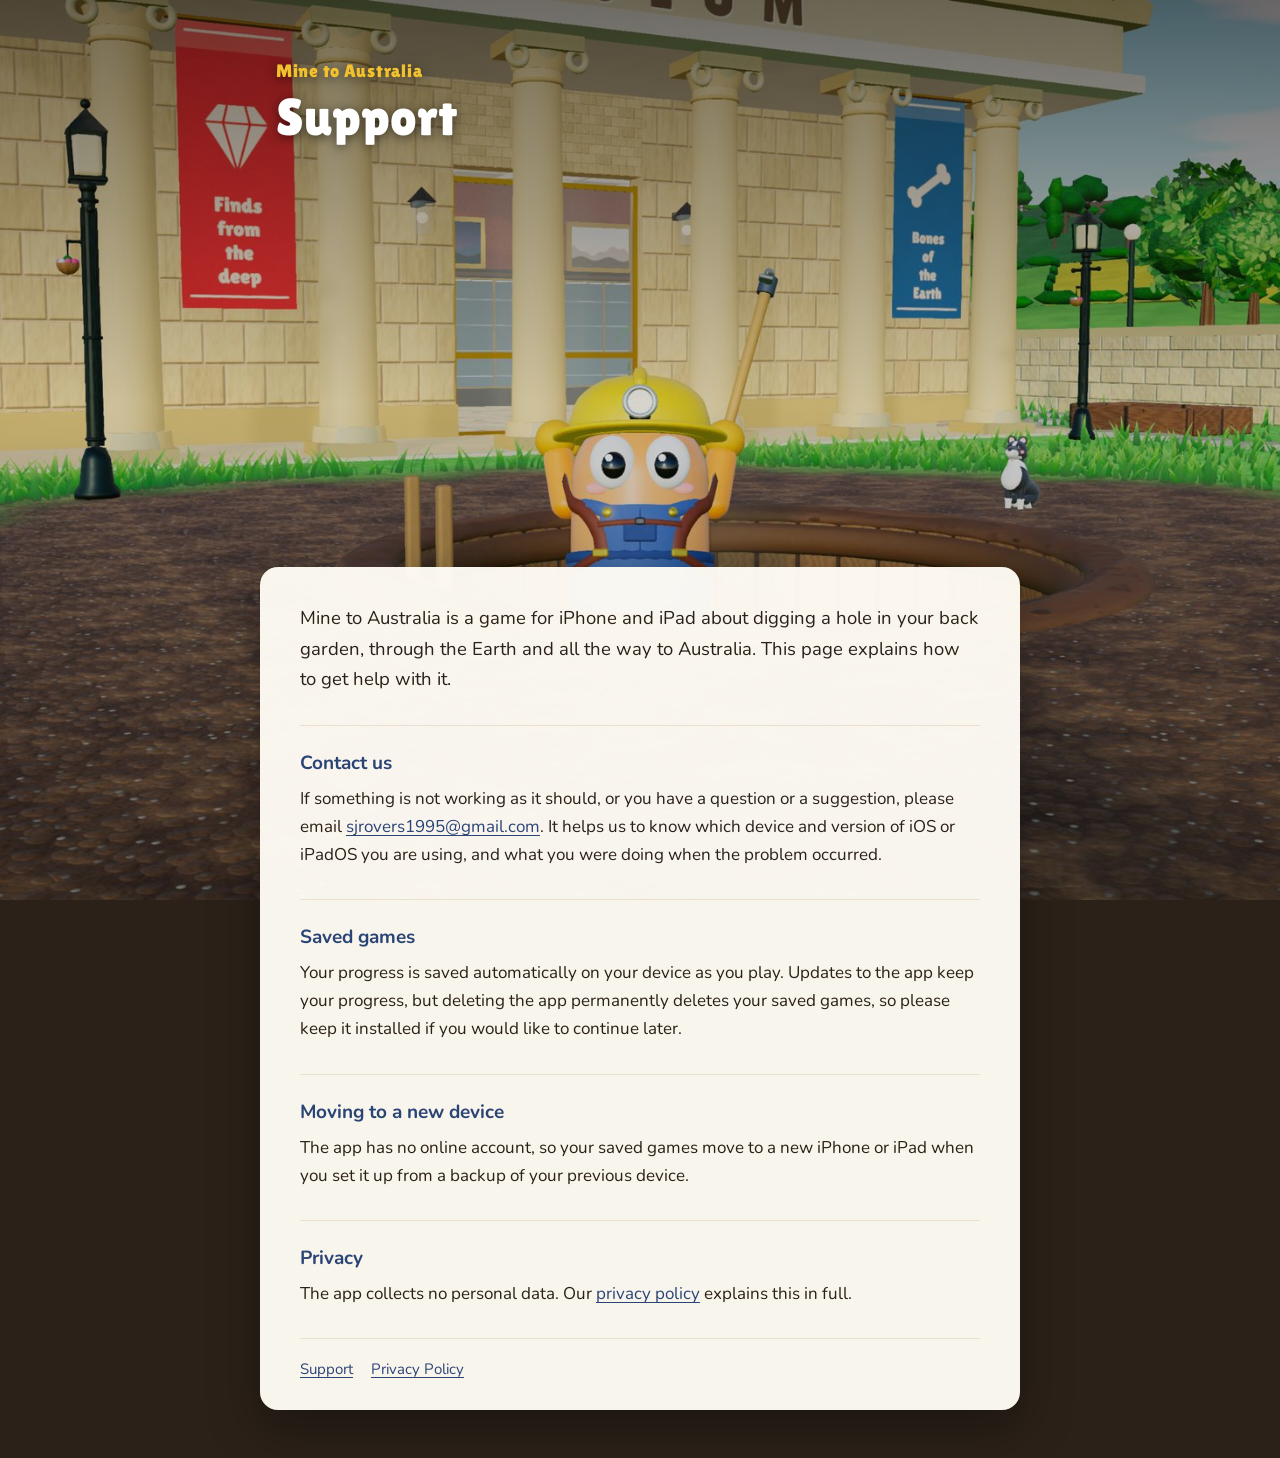
<file: index.html>
<!doctype html>
<html lang="en-GB">
<head>
<meta charset="utf-8">
<meta name="viewport" content="width=device-width, initial-scale=1">
<title>Support | Mine to Australia</title>
<meta name="description" content="Help and contact details for Mine to Australia on iPhone and iPad.">
<link rel="preload" href="fonts/lilita-one-latin-400-normal.woff2" as="font" type="font/woff2" crossorigin>
<link rel="stylesheet" href="style.css?v=3">
</head>
<body>
<header class="hero">
  <p class="game">Mine to Australia</p>
  <h1>Support</h1>
</header>
<main>
  <p class="lead">Mine to Australia is a game for iPhone and iPad about digging a hole in your back garden, through the Earth and all the way to Australia. This page explains how to get help with it.</p>

  <h2>Contact us</h2>
  <p>If something is not working as it should, or you have a question or a suggestion, please email <a href="mailto:sjrovers1995@gmail.com">sjrovers1995@gmail.com</a>. It helps us to know which device and version of iOS or iPadOS you are using, and what you were doing when the problem occurred.</p>

  <h2>Saved games</h2>
  <p>Your progress is saved automatically on your device as you play. Updates to the app keep your progress, but deleting the app permanently deletes your saved games, so please keep it installed if you would like to continue later.</p>

  <h2>Moving to a new device</h2>
  <p>The app has no online account, so your saved games move to a new iPhone or iPad when you set it up from a backup of your previous device.</p>

  <h2>Privacy</h2>
  <p>The app collects no personal data. Our <a href="privacy.html">privacy policy</a> explains this in full.</p>

  <footer>
    <a href="./">Support</a><a href="privacy.html">Privacy Policy</a>
  </footer>
</main>
</body>
</html>
</file>
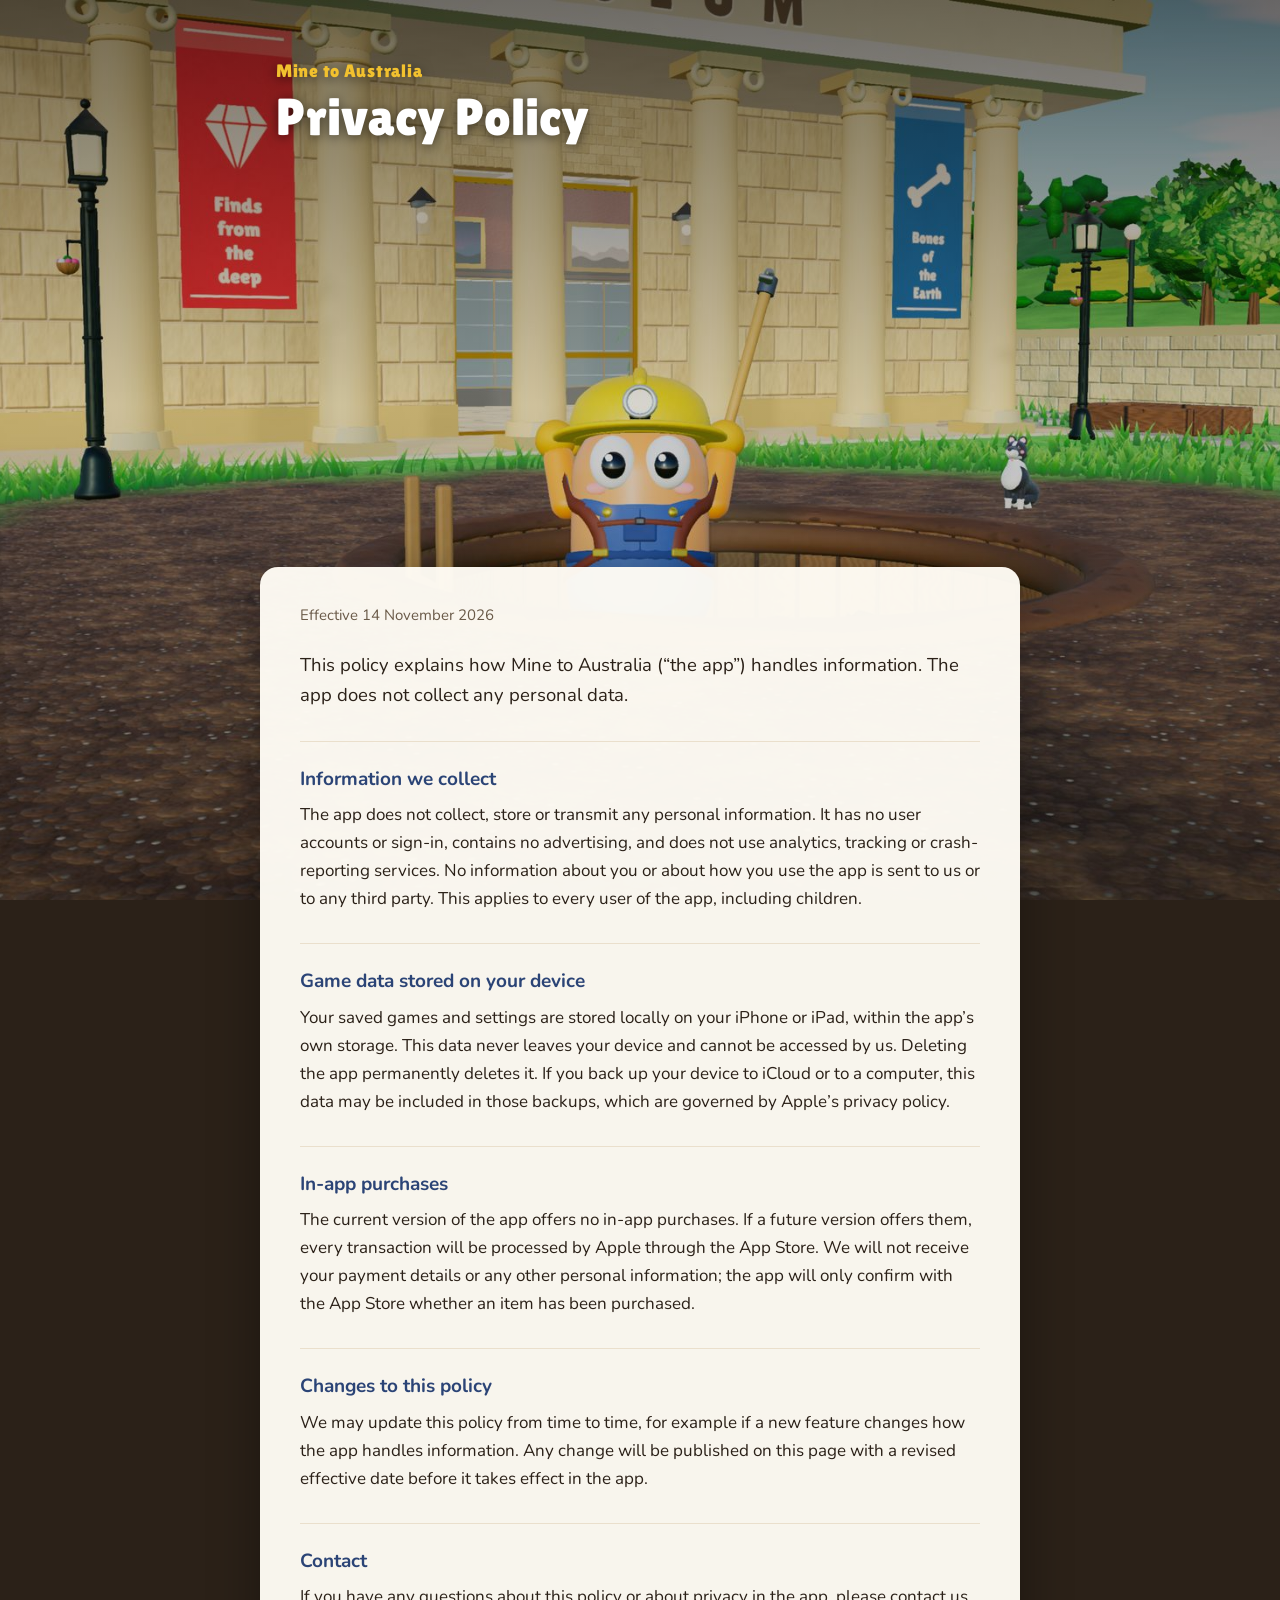
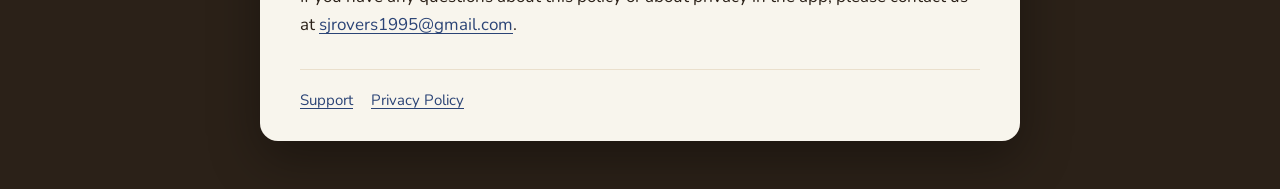
<file: privacy.html>
<!doctype html>
<html lang="en-GB">
<head>
<meta charset="utf-8">
<meta name="viewport" content="width=device-width, initial-scale=1">
<title>Privacy Policy | Mine to Australia</title>
<meta name="description" content="The privacy policy for Mine to Australia on iPhone and iPad. The app collects no personal data.">
<link rel="preload" href="fonts/lilita-one-latin-400-normal.woff2" as="font" type="font/woff2" crossorigin>
<link rel="stylesheet" href="style.css?v=3">
</head>
<body>
<header class="hero">
  <p class="game">Mine to Australia</p>
  <h1>Privacy Policy</h1>
</header>
<main>
  <p class="meta">Effective 14 November 2026</p>
  <p class="lead">This policy explains how Mine to Australia (“the app”) handles information. The app does not collect any personal data.</p>

  <h2>Information we collect</h2>
  <p>The app does not collect, store or transmit any personal information. It has no user accounts or sign-in, contains no advertising, and does not use analytics, tracking or crash-reporting services. No information about you or about how you use the app is sent to us or to any third party. This applies to every user of the app, including children.</p>

  <h2>Game data stored on your device</h2>
  <p>Your saved games and settings are stored locally on your iPhone or iPad, within the app’s own storage. This data never leaves your device and cannot be accessed by us. Deleting the app permanently deletes it. If you back up your device to iCloud or to a computer, this data may be included in those backups, which are governed by Apple’s privacy policy.</p>

  <h2>In-app purchases</h2>
  <p>The current version of the app offers no in-app purchases. If a future version offers them, every transaction will be processed by Apple through the App Store. We will not receive your payment details or any other personal information; the app will only confirm with the App Store whether an item has been purchased.</p>

  <h2>Changes to this policy</h2>
  <p>We may update this policy from time to time, for example if a new feature changes how the app handles information. Any change will be published on this page with a revised effective date before it takes effect in the app.</p>

  <h2>Contact</h2>
  <p>If you have any questions about this policy or about privacy in the app, please contact us at <a href="mailto:sjrovers1995@gmail.com">sjrovers1995@gmail.com</a>.</p>

  <footer>
    <a href="./">Support</a><a href="privacy.html">Privacy Policy</a>
  </footer>
</main>
</body>
</html>
</file>
<file: style.css>
/* Mine to Australia: support and privacy pages. The game's own fonts (SIL Open Font License,
   in fonts/), served from here so the pages ask nothing of any other site. */
@font-face { font-family: 'Lilita One'; src: url('fonts/lilita-one-latin-400-normal.woff2') format('woff2'); font-weight: 400; font-display: swap; }
@font-face { font-family: 'Nunito'; src: url('fonts/nunito-latin-400-normal.woff2') format('woff2'); font-weight: 400; font-display: swap; }
@font-face { font-family: 'Nunito'; src: url('fonts/nunito-latin-700-normal.woff2') format('woff2'); font-weight: 700; font-display: swap; }

:root {
  --ink: #2b2118;
  --soft: #6a5a48;
  --rule: #eadfcc;
  --panel: rgba(255, 252, 245, 0.97);
  --accent: #2b4476;
  --gold: #f2c12e;
  --shade: rgba(20, 14, 8, 0.55);
}
@media (prefers-color-scheme: dark) {
  :root {
    --ink: #f3ece0;
    --soft: #c4b49d;
    --rule: #3a3028;
    --panel: rgba(28, 23, 18, 0.96);
    --accent: #9dbbf0;
    --shade: rgba(8, 6, 4, 0.7);
  }
}

* { box-sizing: border-box; }
html { background: #2b2118; }
body {
  margin: 0;
  min-height: 100vh;
  color: var(--ink);
  font: 400 17px/1.65 'Nunito', -apple-system, BlinkMacSystemFont, 'Segoe UI', Roboto, sans-serif;
  -webkit-text-size-adjust: 100%;
}

/* The App Store header picture behind everything, held still while the page scrolls (a fixed
   layer rather than background-attachment, which iPhones ignore), darkened a little at the top
   so the title over it reads, and covered by a solid panel wherever there is body text. */
body::before {
  content: '';
  position: fixed;
  inset: 0;
  z-index: -1;
  background:
    linear-gradient(to bottom, var(--shade), rgba(20, 14, 8, 0.15) 45%, rgba(20, 14, 8, 0.35)),
    url('assets/header-2400.jpg') center 42% / cover no-repeat;
}
@media (max-width: 900px) {
  body::before {
    background:
      linear-gradient(to bottom, var(--shade), rgba(20, 14, 8, 0.15) 45%, rgba(20, 14, 8, 0.35)),
      url('assets/header-1200.jpg') center 42% / cover no-repeat;
  }
}

/* Tall enough that the digger in the middle of the picture shows between the title and the
   panel (it stands 39 to 55% of the way down the picture, which fills the screen's height). */
.hero {
  max-width: 760px;
  min-height: 63vh;
  margin: 0 auto;
  padding: 56px 16px 28px;
  color: #fff;
  text-shadow: 0 2px 12px rgba(0, 0, 0, 0.55);
}
.hero .game {
  font-family: 'Lilita One', 'Nunito', sans-serif;
  font-size: 18px;
  letter-spacing: 0.04em;
  color: var(--gold);
  margin: 0 0 4px;
}
.hero h1 {
  font-family: 'Lilita One', 'Nunito', sans-serif;
  font-weight: 400;
  font-size: clamp(34px, 7vw, 52px);
  line-height: 1.05;
  margin: 0;
}

main {
  max-width: 760px;
  margin: 0 auto 48px;
  padding: 36px 40px 28px;
  background: var(--panel);
  border-radius: 18px;
  box-shadow: 0 18px 50px rgba(0, 0, 0, 0.35);
}
@media (max-width: 640px) {
  main { margin: 0 12px 32px; padding: 26px 20px 20px; border-radius: 14px; }
  .hero { padding-top: 40px; }
}

.meta { color: var(--soft); font-size: 15px; margin: 0 0 22px; }
.lead { font-size: 18.5px; margin: 0 0 8px; }
h2 {
  font-size: 19px;
  font-weight: 700;
  color: var(--accent);
  margin: 30px 0 6px;
  padding-top: 22px;
  border-top: 1px solid var(--rule);
}
p { margin: 0 0 12px; }
a { color: var(--accent); text-decoration-thickness: 1px; text-underline-offset: 3px; }

footer {
  margin-top: 30px;
  padding-top: 18px;
  border-top: 1px solid var(--rule);
  font-size: 15px;
  color: var(--soft);
}
footer a { margin-right: 18px; }
</file>
